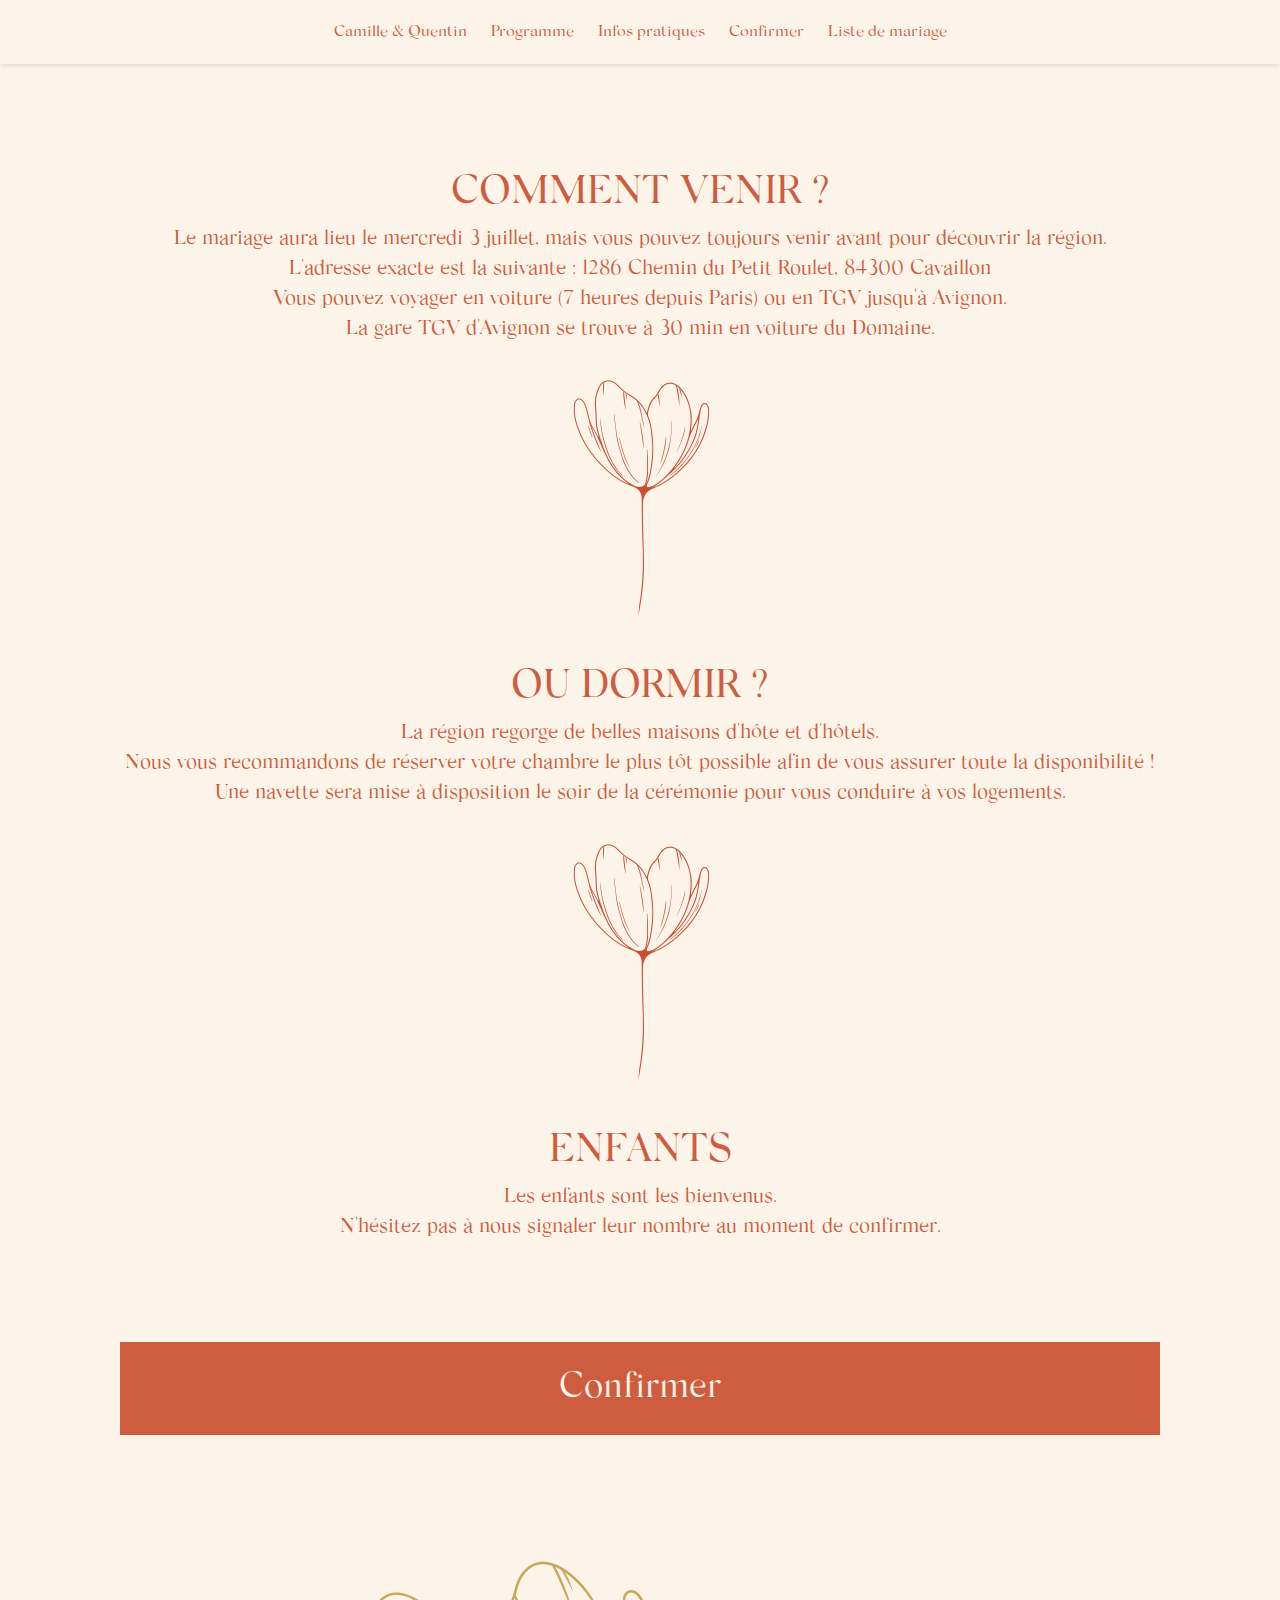
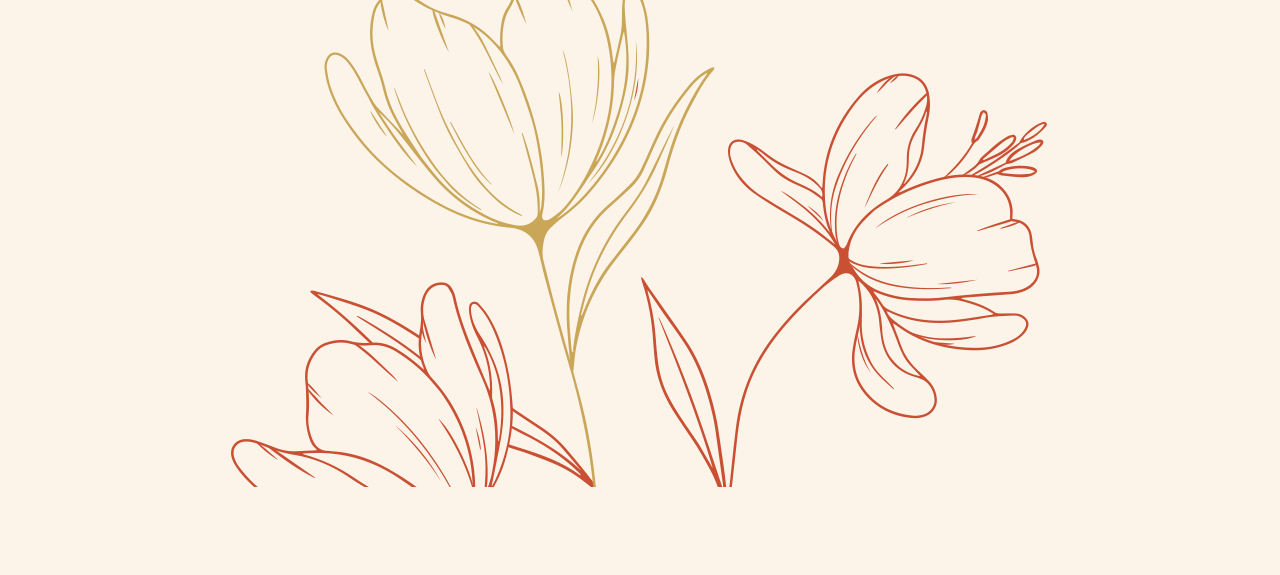
<file: info.html>
<!DOCTYPE html>
<html>
<head>
  <meta charset="UTF-8">
  <title>Camille & Quentin</title>
  <link rel="stylesheet" type="text/css" href="styles.css">
  <link rel="preconnect" href="https://fonts.googleapis.com">
  <link rel="preconnect" href="https://fonts.gstatic.com" crossorigin>
  <link href="https://fonts.googleapis.com/css2?family=Gloock&display=swap" rel="stylesheet">
  <link rel="shortcut icon" href="img/sticker flora 1035.png">
</head>
<body>
  <header>
    <nav>
      <ul>
		<li><a href="index.html">Camille & Quentin</a></li>
        <li><a href="program.html">Programme</a></li>
        <li><a href="info.html">Infos pratiques</a></li>
        <li><a href="rsvp.html">Confirmer</a></li>
        <li><a href="list.html">Liste de mariage</a></li>
      </ul>
    </nav>
  </header>





  <section id="info">
    <div class="container">

		  <div class="content-text">
			  <div class="content-text-header">COMMENT VENIR ?</div>
			  <div class="content-text-description">
				<p>Le mariage aura lieu le mercredi 3 juillet, mais vous pouvez toujours venir avant pour découvrir la région.</p>
				<p>L'adresse exacte est la suivante : 1286 Chemin du Petit Roulet, 84300 Cavaillon</p>
				<p>Vous pouvez voyager en voiture (7 heures depuis Paris) ou en TGV jusqu'à Avignon.</p>
				<p>La gare TGV d'Avignon se trouve à 30 min en voiture du Domaine.</p>
			  </div>
			</div>
			<div class="content-img">
				<img src="./img/FP colelrction flora 1035-3.png" alt="">
			  </div>

		  <div class="content-text">
				<div class="content-text-header">OU DORMIR ?</div>
				<div class="content-text-description">
					<p>La région regorge de belles maisons d'hôte et d'hôtels.</p>
					<p>Nous vous recommandons de réserver votre chambre le plus tôt possible afin de vous assurer toute la disponibilité !</p>
					<p>Une navette sera mise à disposition le soir de la cérémonie pour vous conduire à vos logements.</p>
				</div>
			</div>
			<div class="content-img">
				<img src="./img/FP colelrction flora 1035-3.png" alt="">
			  </div>

		  <div class="content-text">
				<div class="content-text-header">ENFANTS</div>
				<div class="content-text-description">
					<p>Les enfants sont les bienvenus.</p>
					<p>N'hésitez pas à nous signaler leur nombre au moment de confirmer.</p>
				</div>
			</div>

				<div class="content-grid-border">
					<div class="content-border">
					  <a href="rsvp.html">Confirmer</a>
					</div>
				  </div>

			<div class="content-img">
				<img src="./img/FP colelrction flora 1035-2.png" alt="">
			</div>
		
	</div>
  </section>
  
  
  
  </body>
</html>
</file>
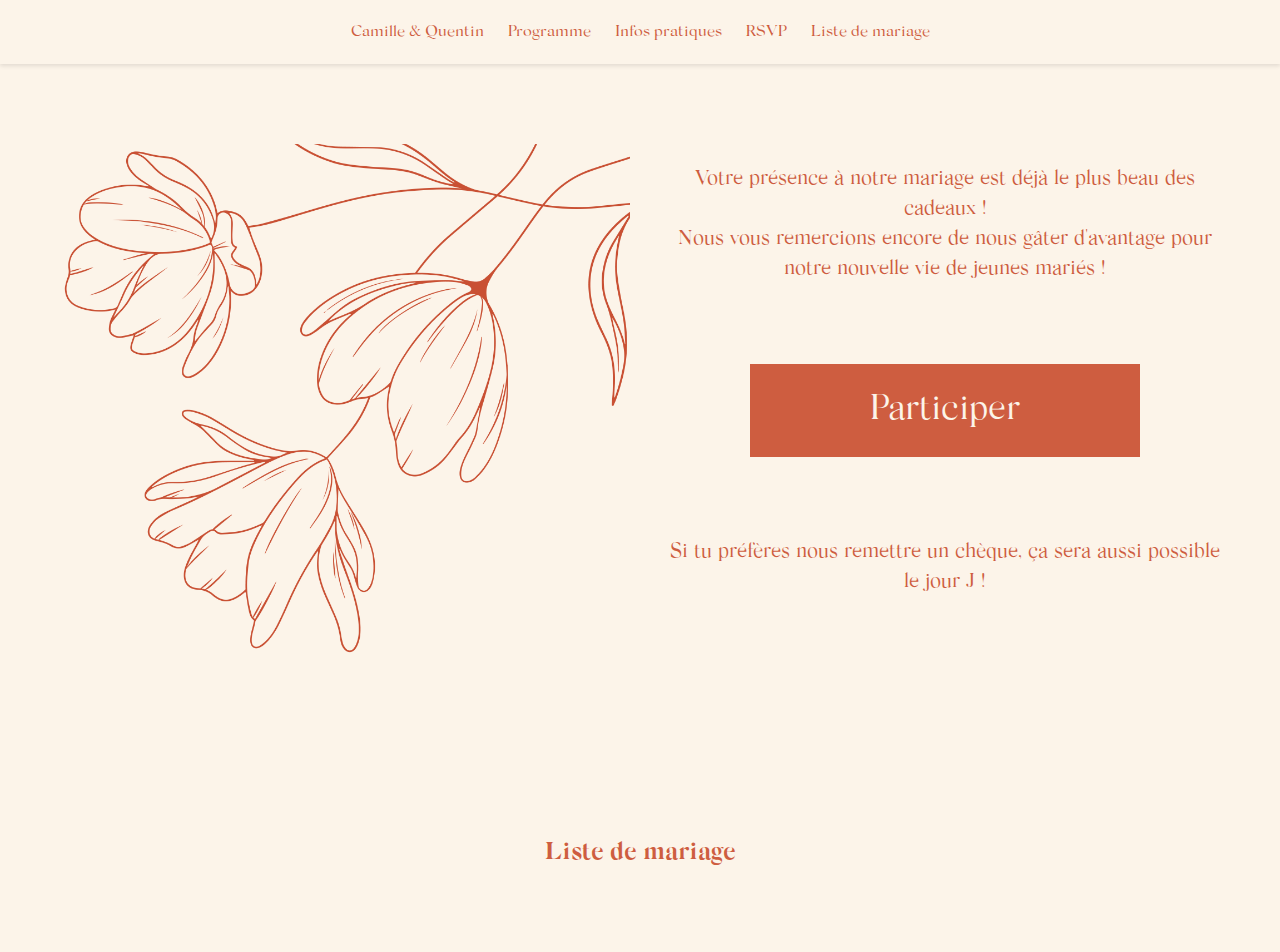
<file: list.html>
<!DOCTYPE html>
<html>
<head>
  <meta charset="UTF-8">
  <title>Camille & Quentin</title>
  <link rel="stylesheet" type="text/css" href="styles.css">
  <link rel="preconnect" href="https://fonts.googleapis.com">
  <link rel="preconnect" href="https://fonts.gstatic.com" crossorigin>
  <link href="https://fonts.googleapis.com/css2?family=Gloock&display=swap" rel="stylesheet">
  <link rel="shortcut icon" href="img/sticker flora 1035.png">
</head>
<body>
  <header>
    <nav>
      <ul>
		<li><a href="index.html">Camille & Quentin</a></li>
        <li><a href="program.html">Programme</a></li>
        <li><a href="info.html">Infos pratiques</a></li>
        <li><a href="rsvp.html">RSVP</a></li>
        <li><a href="list.html">Liste de mariage</a></li>
      </ul>
    </nav>
  </header>


  <section id="liste">
    <div class="container">
	  <div class="content-box">
      <div class="content-img">
        <img src="./img/FP colelrction flora 1035-1.png" alt="">
      </div>
      <div class="content-text">
      <div class="content-text-description">
        <p>Votre présence à notre mariage est déjà le plus beau des cadeaux !</p>
        <p>Nous vous remercions encore de nous gâter d'avantage pour notre nouvelle vie de jeunes mariés !</p>
        <div class="content-grid-border">
					<div class="content-border">
					  <a href="https://www.millemercismariage.com/camilleetquentin0307/liste.html" target="_blank" rel="noopener noreferrer">Participer</a>
					</div>
				  </div>
        
        <p>Si tu préfères nous remettre un chèque, ça sera aussi possible le jour J !</p>
    </div>
  </div>
		</div>
    </div>
  </section>

  <section id="liste">
    <div class="container">
      <h2>Liste de mariage</h2>
      <p></p>
	  
	  <p></p>
    </div>
  </section>
  
  
  </body>
</html>
</file>
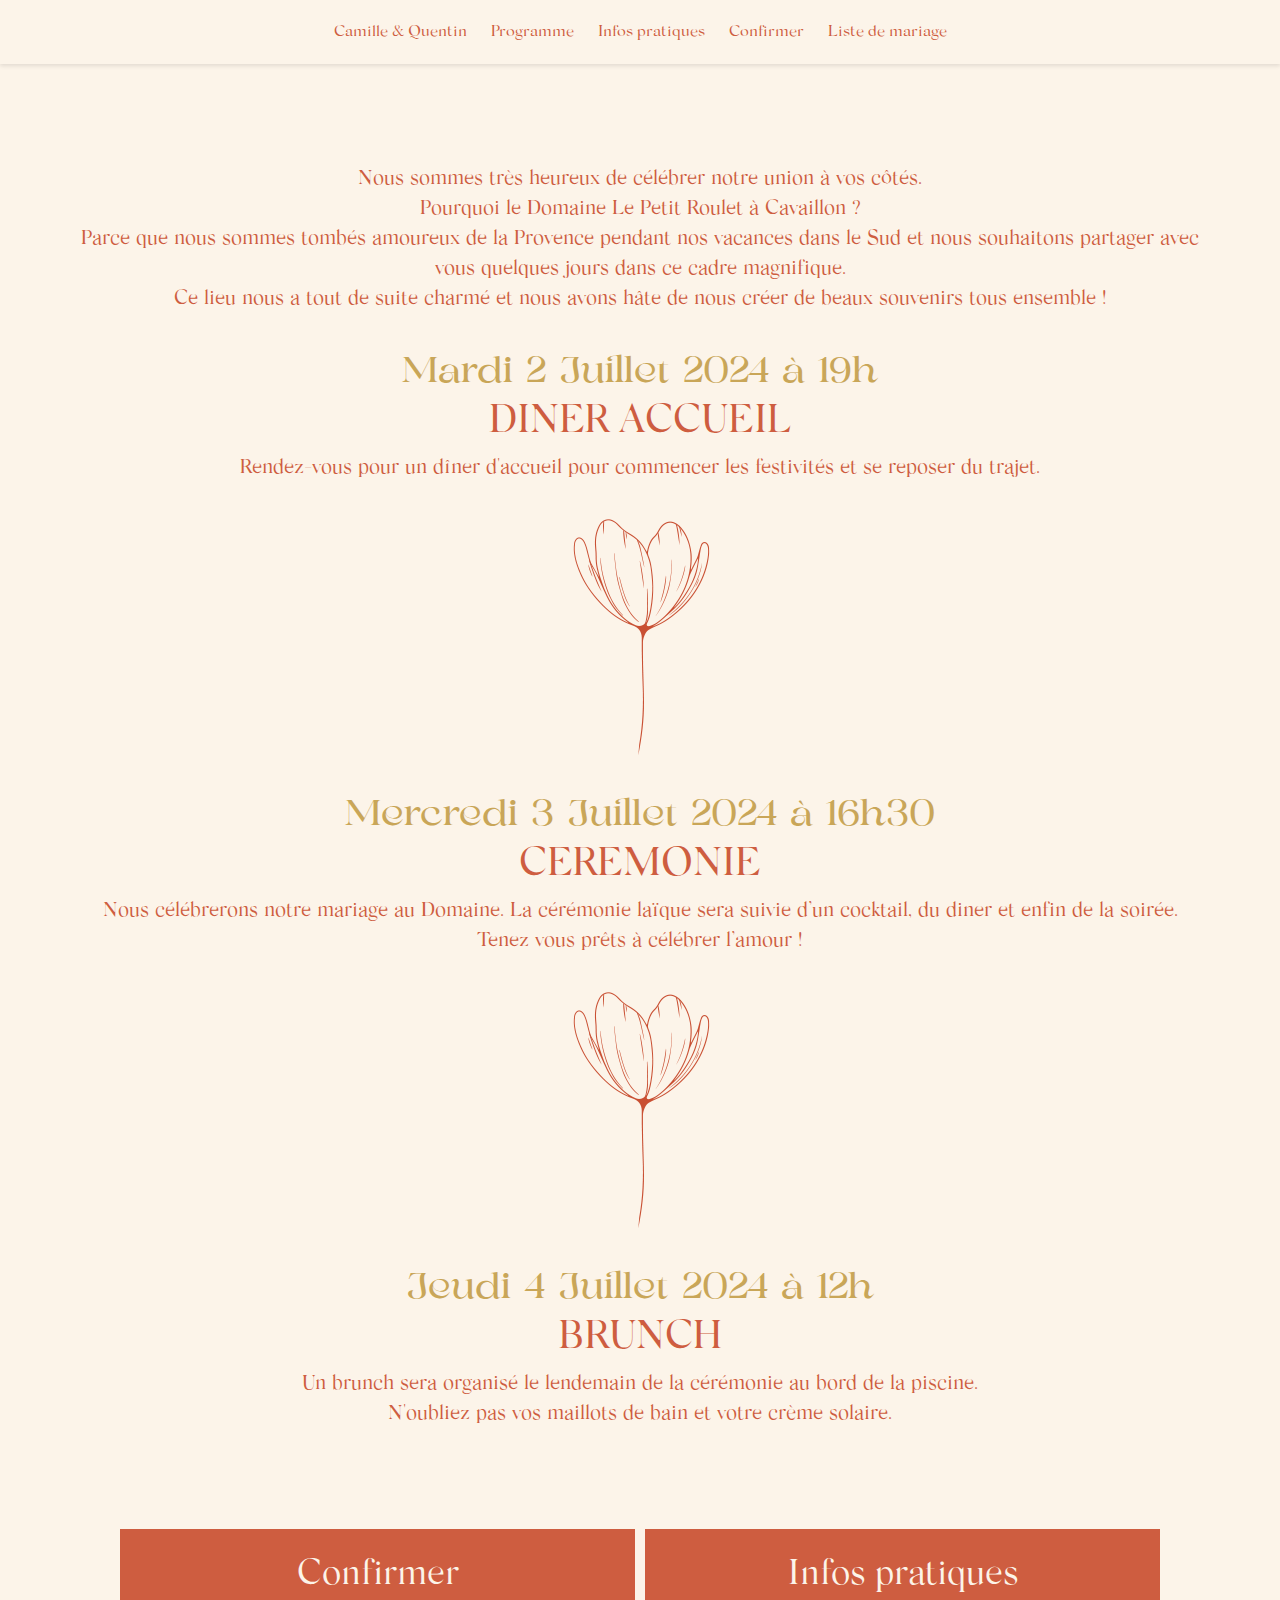
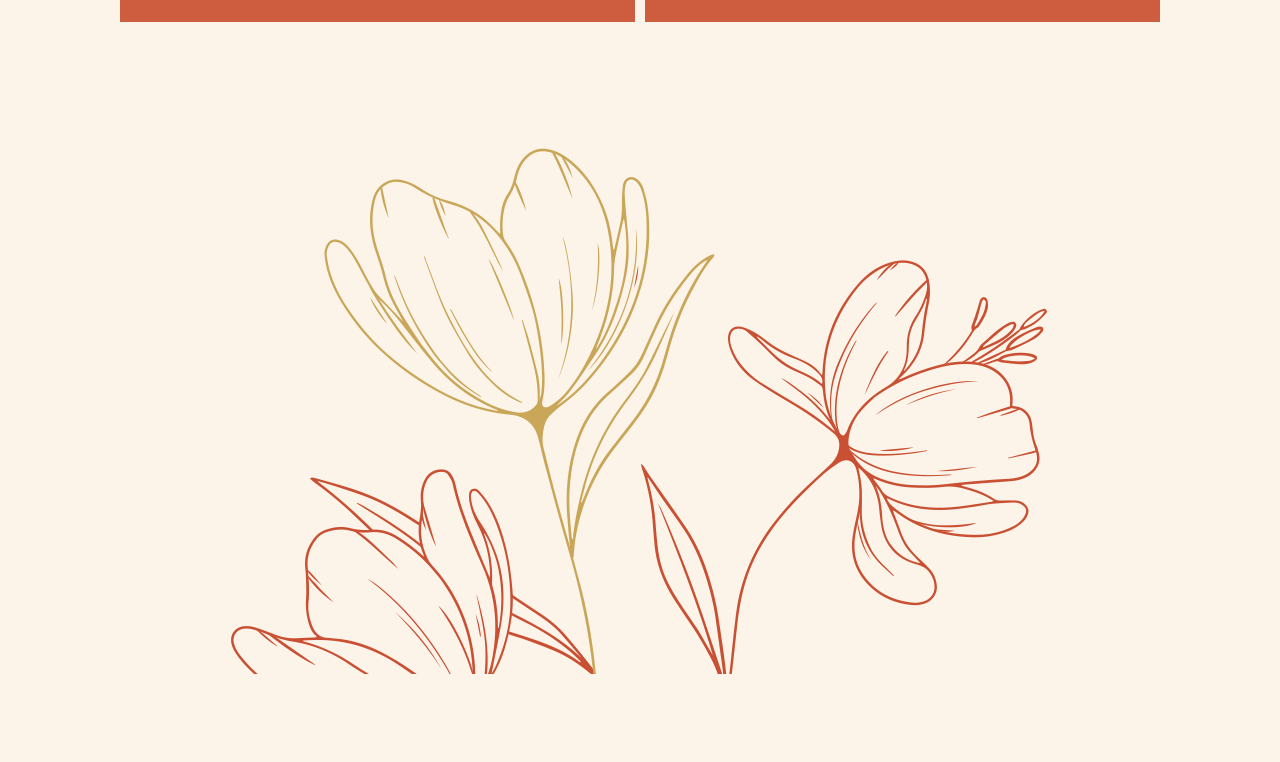
<file: program.html>
<!DOCTYPE html>
<html>
<head>
  <meta charset="UTF-8">
  <title>Camille & Quentin</title>
  <link rel="stylesheet" type="text/css" href="styles.css">
  <link rel="preconnect" href="https://fonts.googleapis.com">
  <link rel="preconnect" href="https://fonts.gstatic.com" crossorigin>
  <link href="https://fonts.googleapis.com/css2?family=Gloock&display=swap" rel="stylesheet">
  <link rel="shortcut icon" href="img/sticker flora 1035.png">
</head>
<body>
  <header>
    <nav>
      <ul>
		<li><a href="index.html">Camille & Quentin</a></li>
        <li><a href="program.html">Programme</a></li>
        <li><a href="info.html">Infos pratiques</a></li>
        <li><a href="rsvp.html">Confirmer</a></li>
        <li><a href="list.html">Liste de mariage</a></li>
      </ul>
    </nav>
  </header>


  <section id="program">
    <div class="container">
			<div class="content-text">
				<div class="content-text-description">
					<p>Nous sommes très heureux de célébrer notre union à vos côtés.</p>
					<p>Pourquoi le Domaine Le Petit Roulet à Cavaillon ?</p>
					<p>Parce que nous sommes tombés amoureux de la Provence pendant nos vacances dans le Sud et nous souhaitons partager avec vous quelques jours dans ce cadre magnifique. </p>
					<p>Ce lieu nous a tout de suite charmé et nous avons hâte de nous créer de beaux souvenirs tous ensemble ! </p>
				</div>
				<!-- <div class="content-text-location">
					<p>Domaine Le Petit Roulet</p>
					<p>84300 Cavilllon</p> 
				</div> -->
		</div>
	    
			<div class="content-text">
				<div class="content-text-date">Mardi 2 Juillet 2024 à 19h</div>
				<div class="content-text-header">DINER ACCUEIL</div>
				<div class="content-text-description">
					<p>Rendez-vous pour un dîner d'accueil pour commencer les festivités et se reposer du trajet.</p>
					</div>
			</div>

			<div class="content-img">
			<img src="./img/FP colelrction flora 1035-3.png" alt="">
		  </div>
		  
			<div class="content-text">
				<div class="content-text-date">Mercredi 3 Juillet 2024 à 16h30</div>
				<div class="content-text-header">CEREMONIE</div>
				<div class="content-text-description">
					<p>Nous célébrerons notre mariage au Domaine. La cérémonie laïque sera suivie d’un cocktail, du diner et enfin de la soirée.</p>
					<p>Tenez vous prêts à célébrer l’amour !</p>
				</div>
			</div>

			<div class="content-img">
			<img src="./img/FP colelrction flora 1035-3.png" alt="">
		  </div>


		  <div class="content-text">
				<div class="content-text-date">Jeudi 4 Juillet 2024 à 12h</div>
				<div class="content-text-header">BRUNCH</div>
				<div class="content-text-description">
					<p>Un brunch sera organisé le lendemain de la cérémonie au bord de la piscine.</p>
					<p>N'oubliez pas vos maillots de bain et votre crème solaire.</p>
				</div>
			</div>



			<div class="content-grid-border">
				<div class="content-border">
				  <a href="rsvp.html">Confirmer</a>
				</div>
				<div class="content-border">
					<a href="info.html">Infos pratiques</a>
				  </div>
			  </div>
  
  <div class="content-img">
	<img src="./img/FP colelrction flora 1035-2.png" alt="">
</div>

</div>
</section>
  
  </body>
</html>
</file>
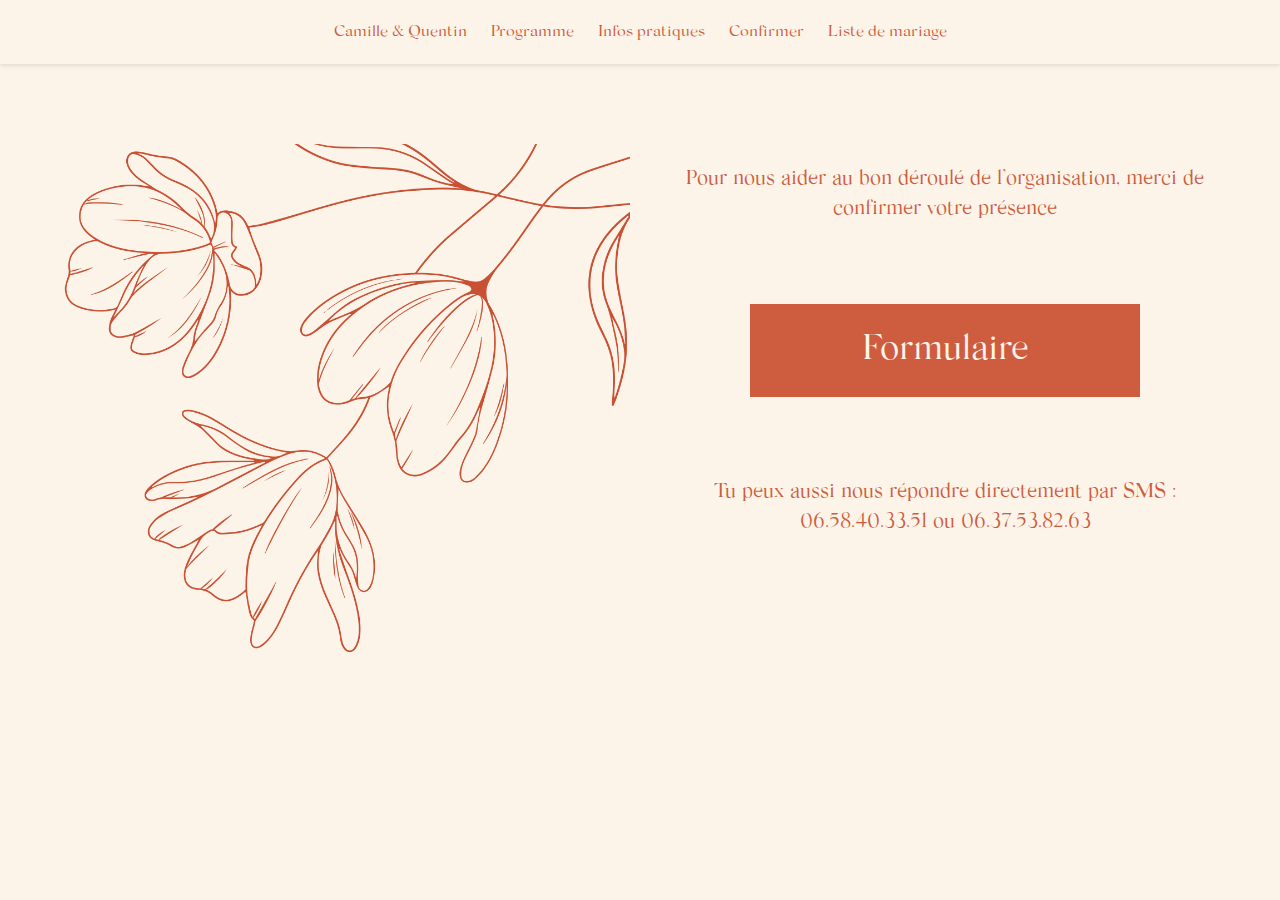
<file: rsvp.html>
<!DOCTYPE html>
<html>
<head>
  <meta charset="UTF-8">
  <title>Camille & Quentin</title>
  <link rel="stylesheet" type="text/css" href="styles.css">
  <link rel="preconnect" href="https://fonts.googleapis.com">
  <link rel="preconnect" href="https://fonts.gstatic.com" crossorigin>
  <link href="https://fonts.googleapis.com/css2?family=Gloock&display=swap" rel="stylesheet">
  <link rel="shortcut icon" href="img/sticker flora 1035.png">
</head>
<body>
  <header>
    <nav>
      <ul>
		<li><a href="index.html">Camille & Quentin</a></li>
        <li><a href="program.html">Programme</a></li>
        <li><a href="info.html">Infos pratiques</a></li>
        <li><a href="rsvp.html">Confirmer</a></li>
        <li><a href="list.html">Liste de mariage</a></li>
      </ul>
    </nav>
  </header>

  <section id="rsvp">
    <div class="container">
	  <div class="content-box">
      <div class="content-img">
        <img src="./img/FP colelrction flora 1035-1.png" alt="">
      </div>
      <div class="content-text">
      <div class="content-text-description">
        <p>Pour nous aider au bon déroulé de l’organisation, merci de confirmer votre présence</p>
        <div class="content-grid-border">
					<div class="content-border">
					  <a href="https://forms.gle/w4ETMabVkU74eKkYA" target="_blank" rel="noopener noreferrer">Formulaire</a>
					</div>
				  </div>
        
        <p>Tu peux aussi nous répondre directement par SMS :</p>
        <p>06.58.40.33.51 ou 06.37.53.82.63</p>
    </div>
  </div>
		</div>
    </div>
  </section>
  
  </body>
</html>
</file>
<file: styles.css>
/* Reset default browser styles */
body, h1, h2, h3, h4, h5, h6, p, ul, li, form, input {
  margin: 0;
  padding: 0;
  box-sizing: border-box;
}

@font-face {
  font-family: SilkSerif;
  src: url("font/SilkSerifRegular.otf") format("opentype");
}

@font-face {
  font-family: SilkSerif;
  font-weight: bold;
  src: url("font/SilkSerifBold.otf") format("opentype");
}

@font-face {
  font-family: SilkSerif;
  font-style: italic;
  src: url("font/SilkSerifRegularItalic.otf") format("opentype");
}

@font-face {
  font-family: Augify;
  src: url("font/Augify.otf") format("opentype");
}

/* Global styles */
body {
  font-family: 'SilkSerif', serif;
  background-color: #fcf4e9;
  color: #ce5d40;
}

.container {
  margin: 0 auto;
  padding: 40px;
}

header {
  padding: 20px 0;
  box-shadow: 0 2px 4px rgba(0, 0, 0, 0.1);
}

nav ul {
  list-style-type: none;
  text-align: center;
}

nav ul li {
  display: inline-block;
  margin: 0 10px;
}

nav ul li a {
  text-decoration: none;
  color: #ce5d40;
}

nav ul li a:hover {
  color: #c9a658;
}

nav ul {
  list-style-type: none;
}

ul li a {
  text-decoration: none;
  color: #ce5d40;
}

ul li a:hover {
  color: #c9a658;
}

ul {
  list-style: none;
}

section {
  padding: 40px 0;
  text-align: center;
}

.content-box {
  display: grid;
  grid-template-columns: repeat(auto-fit, minmax(450px, 1fr));
  grid-gap: 20px;
  overflow: hidden;
}

.content-grid-border {
  display: grid;
  grid-template-columns: repeat(auto-fit, minmax(200px, 1fr));
  grid-gap: 10px;
  padding: 40px;
  margin: 40px;
}

.content-text {
  padding: 20px;
  margin: 0;
}

.content-border {
  padding: 20px;
  margin: 0;
  background-color: #ce5d40;
  font-size: 35px;
}

.content-border a {
  text-decoration: none;
  text-align: center;
  color: #fcf4e9;
  display: block;
  height: 100%;
  width: 100%;
}

.content-border:hover {
  background-color: #c9a658;
}

.content-border a:hover {
  color: #fcf4e9;
}


img {
  max-width: 100%;
  height: auto;
}

.content-text-header {
  font-size: 40px;
}

.content-text-date {
  font-size: 35px;
  font-family: 'Augify', serif;
  color: #c9a658;
}

.content-text-location {
  font-size: 40px;
  color: #c9a658;
}

.content-text-description {
  font-size: 20px;
}

.content-text-description a {
  text-decoration: none;
  /* color: #ce5d40;
  font-weight: bold; */
}

.index-text-date {
  text-align: left;
  font-size: 75px;
  font-family: 'Augify', serif;
}

.index-text-header {
  text-align: left;
  color: #c9a658;
  font-size: 55px;
  font-weight: bold;
}
</file>
